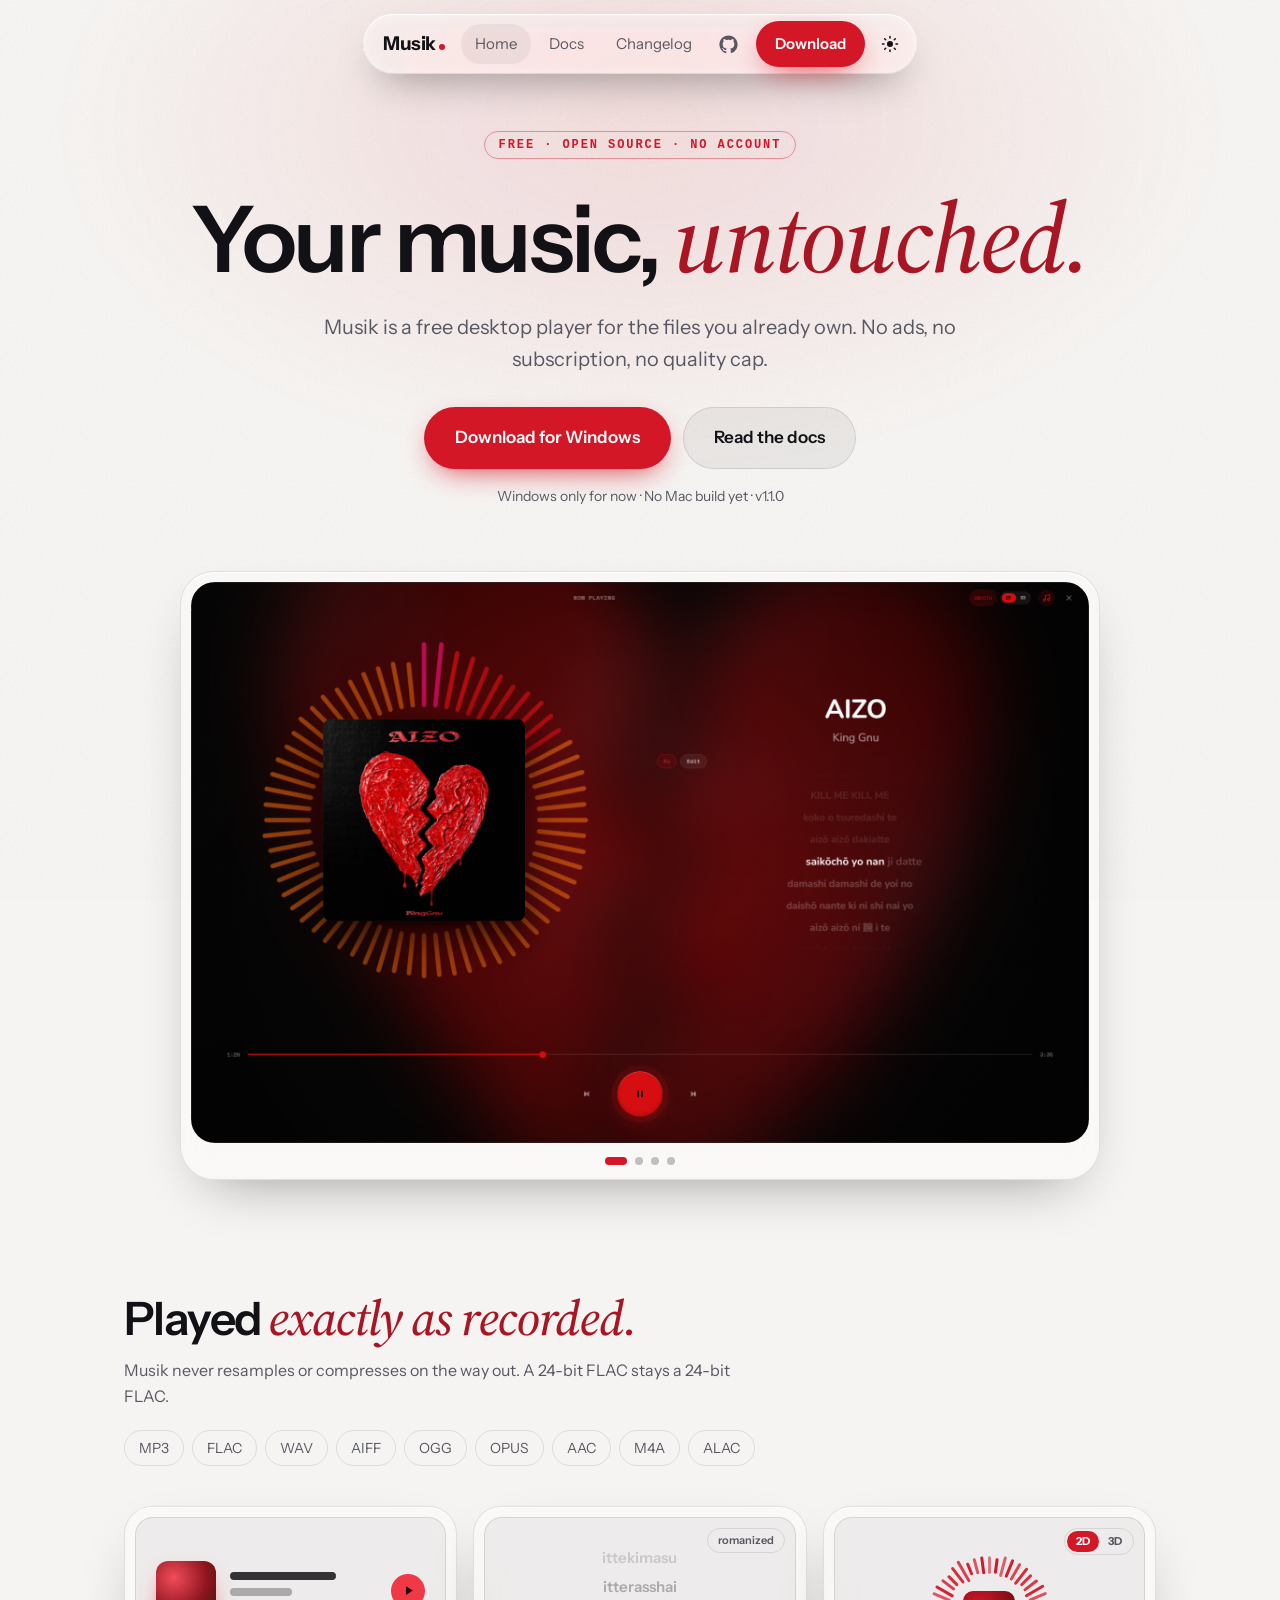
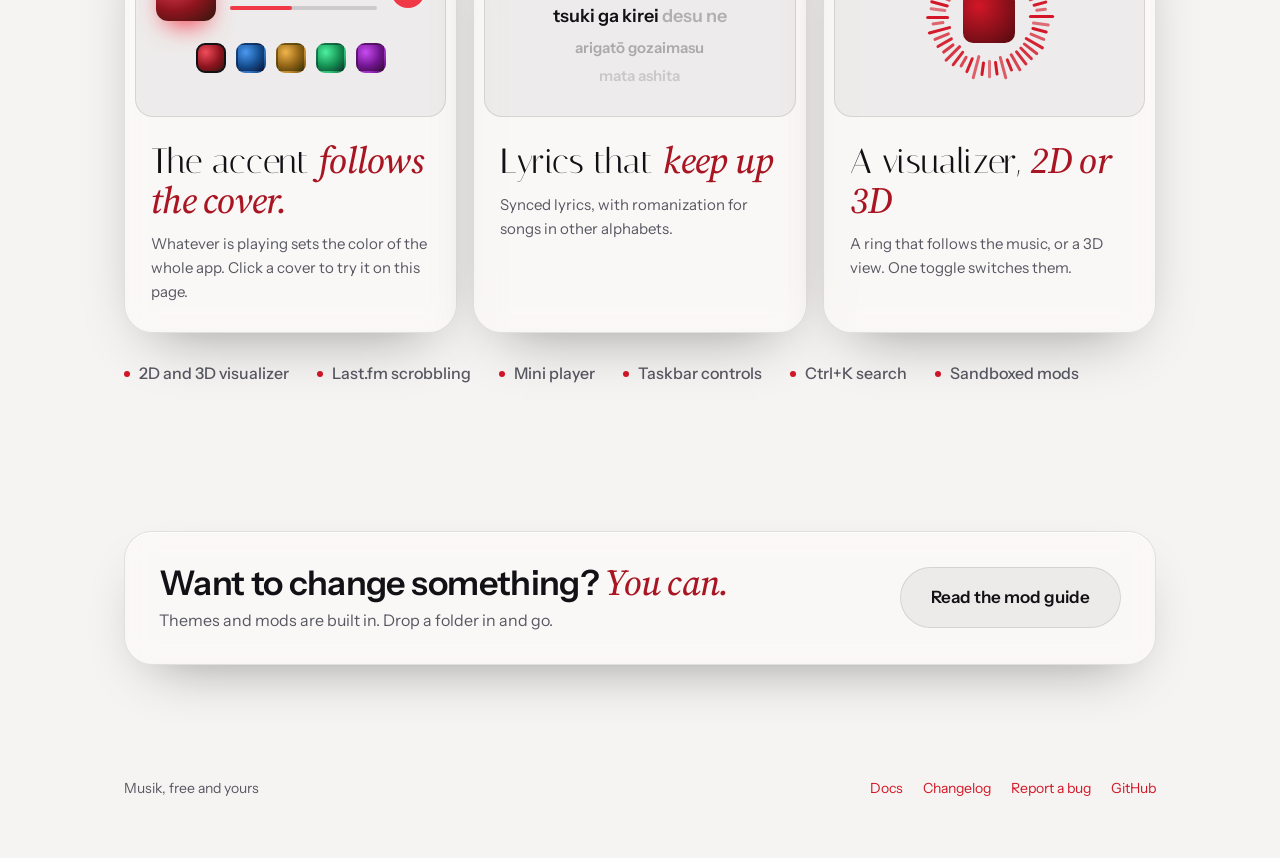
<file: index.html>
<!doctype html>
<html lang="en">
  <head>
    <meta charset="utf-8" />
    <meta name="viewport" content="width=device-width,initial-scale=1" />
    <title>Musik, a free music player for your own files</title>
    <meta
      name="description"
      content="Musik is a free music player for your own files. Plays FLAC, MP3, WAV and more at full quality. No ads, no subscriptions, themes and mods built in. Windows."
    />
    <meta name="theme-color" content="#050506" media="(prefers-color-scheme: dark)" />
    <meta name="theme-color" content="#f6f4f2" media="(prefers-color-scheme: light)" />
    <link rel="icon" href="assets/favicon.ico" sizes="any" />
    <link rel="icon" type="image/png" sizes="192x192" href="assets/icon-192.png" />
    <link rel="apple-touch-icon" href="assets/apple-touch-icon.png" />
    <!-- TODO: swap tanuj-ironman11.github.io for musik.is-a.dev once that PR is merged (OG image URLs must be absolute) -->
    <meta property="og:type" content="website" />
    <meta property="og:site_name" content="Musik" />
    <meta property="og:title" content="Musik, a free music player for your own files" />
    <meta
      property="og:description"
      content="Plays FLAC, MP3, WAV and more at full quality. No ads, no subscriptions, themes and mods built in."
    />
    <meta property="og:image" content="https://tanuj-ironman11.github.io/assets/og.png" />
    <meta property="og:image:alt" content="Musik. Your music, at full quality." />
    <meta name="twitter:card" content="summary_large_image" />
    <link rel="preconnect" href="https://fonts.googleapis.com" />
    <link rel="preconnect" href="https://fonts.gstatic.com" crossorigin />
    <link
      href="https://fonts.googleapis.com/css2?family=Instrument+Sans:wght@400;500;600;700&family=Italiana&family=Source+Serif+4:ital,opsz,wght@1,8..60,500&display=swap"
      rel="stylesheet"
    />
    <script>
      document.documentElement.dataset.theme =
        localStorage.theme ||
        (matchMedia("(prefers-color-scheme:light)").matches ? "light" : "dark");
      document.documentElement.dataset.bg = "cover";
      try {
        var h = sessionStorage.hue;
        if (h)
          document.documentElement.style.setProperty(
            "--acc",
            "hsl(" +
              h +
              " " +
              (document.documentElement.dataset.theme === "dark"
                ? "86% 58%"
                : "80% 46%") +
              ")",
          );
      } catch (e) {}
    </script>
    <link rel="stylesheet" href="style.css" />
  </head>
  <body>
    <div class="bg" aria-hidden="true"><i></i><i></i><i></i></div>
    <nav>
      <a class="logo" href="index.html">Musik</a
      ><a href="index.html" aria-current="page">Home</a
      ><a href="docs.html">Docs</a
      ><a
        class="x"
        href="https://github.com/Tanuj-ironman11/Musik/releases"
        target="_blank"
        rel="noopener"
        >Changelog</a
      ><a
        class="gh"
        href="https://github.com/Tanuj-ironman11/Musik"
        aria-label="GitHub"
        title="GitHub"
        ><svg viewBox="0 0 24 24">
          <path
            d="M12 .5a11.5 11.5 0 0 0-3.64 22.41c.58.1.79-.25.79-.56v-2c-3.2.7-3.88-1.54-3.88-1.54-.52-1.33-1.28-1.69-1.28-1.69-1.04-.71.08-.7.08-.7 1.15.08 1.76 1.18 1.76 1.18 1.03 1.76 2.69 1.25 3.35.96.1-.74.4-1.25.73-1.54-2.55-.29-5.24-1.28-5.24-5.69 0-1.26.45-2.28 1.18-3.09-.12-.29-.51-1.46.11-3.05 0 0 .97-.31 3.17 1.18a11 11 0 0 1 5.78 0c2.2-1.49 3.17-1.18 3.17-1.18.62 1.59.23 2.76.11 3.05.74.81 1.18 1.83 1.18 3.09 0 4.42-2.69 5.39-5.25 5.68.41.36.78 1.06.78 2.14v3.17c0 .31.21.67.8.56A11.5 11.5 0 0 0 12 .5z"
          /></svg
        ><span class="stars" hidden></span></a
      ><a class="btn main sm" href="download.html">Download</a>
    </nav>
    <main class="wrap">
      <header class="hero">
        <div class="eye">FREE · OPEN SOURCE · NO ACCOUNT</div>
        <h1>Your music, <em>untouched.</em></h1>
        <p>
          Musik is a free desktop player for the files you already own. No ads,
          no subscription, no quality cap.
        </p>
        <div class="btns">
          <a class="btn main" href="download.html">Download for Windows</a
          ><a class="btn" href="docs.html">Read the docs</a>
        </div>
        <div class="note">
          Windows only for now · No Mac build yet · <span data-ver>v1.1.0</span>
        </div>
        <div class="glass shot">
          <div class="slides" id="slides">
            <img
              src="assets/musik-app.jpg"
              width="1920"
              height="1200"
              fetchpriority="high"
              alt="Musik playing AIZO by King Gnu, with the visualizer ring and synced lyrics"
              data-hue="357"
              onerror="this.remove()"
            /><img
              src="assets/musik-app-2.jpg"
              width="1920"
              height="1200"
              decoding="async"
              alt="Musik playing Big Dawgs by HanuMankind and Kalmi, accent changed to match the cover"
              onerror="this.remove()"
            /><img
              src="assets/musik-app-3.jpg"
              width="1922"
              height="1201"
              decoding="async"
              alt="Musik playing Shape of You by Ed Sheeran, accent changed to match the cover"
              onerror="this.remove()"
            /><img
              src="assets/musik-app-4.jpg"
              width="1922"
              height="1201"
              decoding="async"
              alt="Musik playing Immigrant Song by Led Zeppelin, accent changed to match the cover"
              onerror="this.remove()"
            />
          </div>
          <div class="dots"></div>
        </div>
      </header>
      <section>
        <h2>Played <em>exactly as recorded.</em></h2>
        <p>
          Musik never resamples or compresses on the way out. A 24-bit FLAC
          stays a 24-bit FLAC.
        </p>
        <div class="fmt">
          <span>MP3</span><span>FLAC</span><span>WAV</span><span>AIFF</span
          ><span>OGG</span><span>OPUS</span><span>AAC</span><span>M4A</span
          ><span>ALAC</span>
        </div>
        <div class="cards">
          <div class="glass fc">
            <div class="viz v-hue" aria-label="Cover color picker demo">
              <div class="mw" aria-hidden="true">
                <span class="ma"></span>
                <div class="mi">
                  <i></i><i></i>
                  <div class="mp"><b></b></div>
                </div>
                <span class="mb"
                  ><svg viewBox="0 0 24 24">
                    <path d="M8 5v14l11-7z" fill="currentColor" /></svg
                ></span>
              </div>
              <div class="chips">
                <button
                  type="button"
                  data-h="355"
                  style="--h: 355"
                  aria-label="Try accent red"
                  class="on"
                ></button
                ><button
                  type="button"
                  data-h="212"
                  style="--h: 212"
                  aria-label="Try accent blue"
                ></button
                ><button
                  type="button"
                  data-h="38"
                  style="--h: 38"
                  aria-label="Try accent amber"
                ></button
                ><button
                  type="button"
                  data-h="150"
                  style="--h: 150"
                  aria-label="Try accent green"
                ></button
                ><button
                  type="button"
                  data-h="285"
                  style="--h: 285"
                  aria-label="Try accent purple"
                ></button>
              </div>
            </div>
            <div class="tx">
              <h3>The accent <em>follows the cover.</em></h3>
              <p>
                Whatever is playing sets the color of the whole app. Click a
                cover to try it on this page.
              </p>
            </div>
          </div>
          <div class="glass fc">
            <div class="viz v-lyr" aria-hidden="true">
              <span class="tg">romanized</span>
              <p style="--o: 0.16">ittekimasu</p>
              <p style="--o: 0.3">itterasshai</p>
              <p class="on">tsuki ga kirei desu ne</p>
              <p style="--o: 0.3">arigatō gozaimasu</p>
              <p style="--o: 0.16">mata ashita</p>
            </div>
            <div class="tx">
              <h3>Lyrics that <em>keep up</em></h3>
              <p>
                Synced lyrics, with romanization for songs in other alphabets.
              </p>
            </div>
          </div>
          <div class="glass fc">
            <div class="viz v-vis" aria-hidden="true">
              <span class="tg2"><b class="on">2D</b><b>3D</b></span>
              <div class="ring">
                <i
                  style="
                    --a: 0;
                    --l: 16.4;
                    --o: 0.55;
                    --s: 1.1;
                    --t: 1.38;
                    --d: 0.95s;
                  "
                ></i
                ><i
                  style="
                    --a: 7.5;
                    --l: 16.7;
                    --o: 1;
                    --s: 0.92;
                    --t: 0.5;
                    --d: 0.83s;
                  "
                ></i
                ><i
                  style="
                    --a: 15;
                    --l: 20;
                    --o: 0.66;
                    --s: 1.06;
                    --t: 1.42;
                    --d: 0.53s;
                  "
                ></i
                ><i
                  style="
                    --a: 22.5;
                    --l: 19;
                    --o: 0.97;
                    --s: 1.03;
                    --t: 1.39;
                    --d: 0.7s;
                  "
                ></i
                ><i
                  style="
                    --a: 30;
                    --l: 19.7;
                    --o: 0.77;
                    --s: 0.97;
                    --t: 0.48;
                    --d: 0.92s;
                  "
                ></i
                ><i
                  style="
                    --a: 37.5;
                    --l: 18.8;
                    --o: 0.91;
                    --s: 1.09;
                    --t: 1.41;
                    --d: 0.92s;
                  "
                ></i
                ><i
                  style="
                    --a: 45;
                    --l: 17.7;
                    --o: 0.86;
                    --s: 0.86;
                    --t: 1.4;
                    --d: 0.7s;
                  "
                ></i
                ><i
                  style="
                    --a: 52.5;
                    --l: 16;
                    --o: 0.83;
                    --s: 1.09;
                    --t: 0.46;
                    --d: 0.54s;
                  "
                ></i
                ><i
                  style="
                    --a: 60;
                    --l: 22.1;
                    --o: 0.94;
                    --s: 0.99;
                    --t: 1.4;
                    --d: 0.84s;
                  "
                ></i
                ><i
                  style="
                    --a: 67.5;
                    --l: 19.4;
                    --o: 0.73;
                    --s: 1.01;
                    --t: 1.4;
                    --d: 0.95s;
                  "
                ></i
                ><i
                  style="
                    --a: 75;
                    --l: 14.3;
                    --o: 0.98;
                    --s: 1.08;
                    --t: 0.46;
                    --d: 0.83s;
                  "
                ></i
                ><i
                  style="
                    --a: 82.5;
                    --l: 13.1;
                    --o: 0.62;
                    --s: 0.89;
                    --t: 1.39;
                    --d: 0.53s;
                  "
                ></i
                ><i
                  style="
                    --a: 90;
                    --l: 23.1;
                    --o: 1;
                    --s: 1.1;
                    --t: 1.41;
                    --d: 0.71s;
                  "
                ></i
                ><i
                  style="
                    --a: 97.5;
                    --l: 18.6;
                    --o: 0.6;
                    --s: 0.94;
                    --t: 0.48;
                    --d: 0.92s;
                  "
                ></i
                ><i
                  style="
                    --a: 105;
                    --l: 15.7;
                    --o: 0.99;
                    --s: 1.05;
                    --t: 1.38;
                    --d: 0.92s;
                  "
                ></i
                ><i
                  style="
                    --a: 112.5;
                    --l: 15.7;
                    --o: 0.71;
                    --s: 1.05;
                    --t: 1.42;
                    --d: 0.69s;
                  "
                ></i
                ><i
                  style="
                    --a: 120;
                    --l: 22.5;
                    --o: 0.95;
                    --s: 0.94;
                    --t: 0.5;
                    --d: 0.55s;
                  "
                ></i
                ><i
                  style="
                    --a: 127.5;
                    --l: 16.6;
                    --o: 0.81;
                    --s: 1.1;
                    --t: 1.38;
                    --d: 0.84s;
                  "
                ></i
                ><i
                  style="
                    --a: 135;
                    --l: 19.5;
                    --o: 0.88;
                    --s: 0.89;
                    --t: 1.43;
                    --d: 0.95s;
                  "
                ></i
                ><i
                  style="
                    --a: 142.5;
                    --l: 17.2;
                    --o: 0.9;
                    --s: 1.08;
                    --t: 0.52;
                    --d: 0.82s;
                  "
                ></i
                ><i
                  style="
                    --a: 150;
                    --l: 20.2;
                    --o: 0.79;
                    --s: 1.01;
                    --t: 1.36;
                    --d: 0.52s;
                  "
                ></i
                ><i
                  style="
                    --a: 157.5;
                    --l: 13.9;
                    --o: 0.96;
                    --s: 0.99;
                    --t: 1.44;
                    --d: 0.72s;
                  "
                ></i
                ><i
                  style="
                    --a: 165;
                    --l: 22.4;
                    --o: 0.68;
                    --s: 1.09;
                    --t: 0.53;
                    --d: 0.93s;
                  "
                ></i
                ><i
                  style="
                    --a: 172.5;
                    --l: 17.3;
                    --o: 0.99;
                    --s: 0.86;
                    --t: 1.35;
                    --d: 0.91s;
                  "
                ></i
                ><i
                  style="
                    --a: 180;
                    --l: 16.6;
                    --o: 0.57;
                    --s: 1.09;
                    --t: 1.45;
                    --d: 0.68s;
                  "
                ></i
                ><i
                  style="
                    --a: 187.5;
                    --l: 14.7;
                    --o: 1;
                    --s: 0.97;
                    --t: 0.55;
                    --d: 0.56s;
                  "
                ></i
                ><i
                  style="
                    --a: 195;
                    --l: 23.9;
                    --o: 0.65;
                    --s: 1.03;
                    --t: 1.34;
                    --d: 0.85s;
                  "
                ></i
                ><i
                  style="
                    --a: 202.5;
                    --l: 16.1;
                    --o: 0.97;
                    --s: 1.06;
                    --t: 1.45;
                    --d: 0.95s;
                  "
                ></i
                ><i
                  style="
                    --a: 210;
                    --l: 13.5;
                    --o: 0.76;
                    --s: 0.92;
                    --t: 0.57;
                    --d: 0.82s;
                  "
                ></i
                ><i
                  style="
                    --a: 217.5;
                    --l: 16.7;
                    --o: 0.92;
                    --s: 1.1;
                    --t: 1.33;
                    --d: 0.51s;
                  "
                ></i
                ><i
                  style="
                    --a: 225;
                    --l: 23.6;
                    --o: 0.85;
                    --s: 0.92;
                    --t: 1.46;
                    --d: 0.72s;
                  "
                ></i
                ><i
                  style="
                    --a: 232.5;
                    --l: 13.8;
                    --o: 0.84;
                    --s: 1.06;
                    --t: 0.59;
                    --d: 0.93s;
                  "
                ></i
                ><i
                  style="
                    --a: 240;
                    --l: 17.6;
                    --o: 0.93;
                    --s: 1.03;
                    --t: 1.32;
                    --d: 0.91s;
                  "
                ></i
                ><i
                  style="
                    --a: 247.5;
                    --l: 17.5;
                    --o: 0.75;
                    --s: 0.97;
                    --t: 1.47;
                    --d: 0.67s;
                  "
                ></i
                ><i
                  style="
                    --a: 255;
                    --l: 21.7;
                    --o: 0.98;
                    --s: 1.09;
                    --t: 0.61;
                    --d: 0.57s;
                  "
                ></i
                ><i
                  style="
                    --a: 262.5;
                    --l: 14.9;
                    --o: 0.64;
                    --s: 0.86;
                    --t: 1.31;
                    --d: 0.85s;
                  "
                ></i
                ><i
                  style="
                    --a: 270;
                    --l: 20.8;
                    --o: 1;
                    --s: 1.09;
                    --t: 1.48;
                    --d: 0.95s;
                  "
                ></i
                ><i
                  style="
                    --a: 277.5;
                    --l: 16.9;
                    --o: 0.58;
                    --s: 0.99;
                    --t: 0.63;
                    --d: 0.81s;
                  "
                ></i
                ><i
                  style="
                    --a: 285;
                    --l: 18.5;
                    --o: 0.99;
                    --s: 1.01;
                    --t: 1.3;
                    --d: 0.5s;
                  "
                ></i
                ><i
                  style="
                    --a: 292.5;
                    --l: 17.5;
                    --o: 0.69;
                    --s: 1.08;
                    --t: 1.48;
                    --d: 0.73s;
                  "
                ></i
                ><i
                  style="
                    --a: 300;
                    --l: 22.7;
                    --o: 0.95;
                    --s: 0.89;
                    --t: 0.64;
                    --d: 0.93s;
                  "
                ></i
                ><i
                  style="
                    --a: 307.5;
                    --l: 15;
                    --o: 0.8;
                    --s: 1.1;
                    --t: 1.29;
                    --d: 0.91s;
                  "
                ></i
                ><i
                  style="
                    --a: 315;
                    --l: 14.6;
                    --o: 0.89;
                    --s: 0.94;
                    --t: 1.49;
                    --d: 0.67s;
                  "
                ></i
                ><i
                  style="
                    --a: 322.5;
                    --l: 19.2;
                    --o: 0.89;
                    --s: 1.05;
                    --t: 0.66;
                    --d: 0.58s;
                  "
                ></i
                ><i
                  style="
                    --a: 330;
                    --l: 22.9;
                    --o: 0.8;
                    --s: 1.05;
                    --t: 1.27;
                    --d: 0.86s;
                  "
                ></i
                ><i
                  style="
                    --a: 337.5;
                    --l: 13.8;
                    --o: 0.95;
                    --s: 0.94;
                    --t: 1.49;
                    --d: 0.95s;
                  "
                ></i
                ><i
                  style="
                    --a: 345;
                    --l: 15.2;
                    --o: 0.7;
                    --s: 1.1;
                    --t: 0.68;
                    --d: 0.8s;
                  "
                ></i
                ><i
                  style="
                    --a: 352.5;
                    --l: 19.6;
                    --o: 0.99;
                    --s: 0.89;
                    --t: 1.26;
                    --d: 0.49s;
                  "
                ></i
                ><span class="cv"></span>
              </div>
            </div>
            <div class="tx">
              <h3>A visualizer, <em>2D or 3D</em></h3>
              <p>
                A ring that follows the music, or a 3D view. One toggle switches
                them.
              </p>
            </div>
          </div>
        </div>
        <div class="bits">
          <span>2D and 3D visualizer</span><span>Last.fm scrobbling</span
          ><span>Mini player</span><span>Taskbar controls</span
          ><span>Ctrl+K search</span><span>Sandboxed mods</span>
        </div>
      </section>
      <section>
        <div class="glass strip">
          <div>
            <h3>Want to change something? <em>You can.</em></h3>
            <p>Themes and mods are built in. Drop a folder in and go.</p>
          </div>
          <a class="btn" href="docs.html">Read the mod guide</a>
        </div>
      </section>
    </main>
    <div class="wrap">
      <footer>
        <span>Musik, free and yours</span>
        <div class="fl">
          <a href="docs.html">Docs</a
          ><a href="https://github.com/Tanuj-ironman11/Musik/releases"
            >Changelog</a
          ><a href="https://github.com/Tanuj-ironman11/Musik/issues"
            >Report a bug</a
          ><a href="https://github.com/Tanuj-ironman11/Musik">GitHub</a>
        </div>
      </footer>
    </div>
    <script src="app.js"></script>
  </body>
</html>
</file>
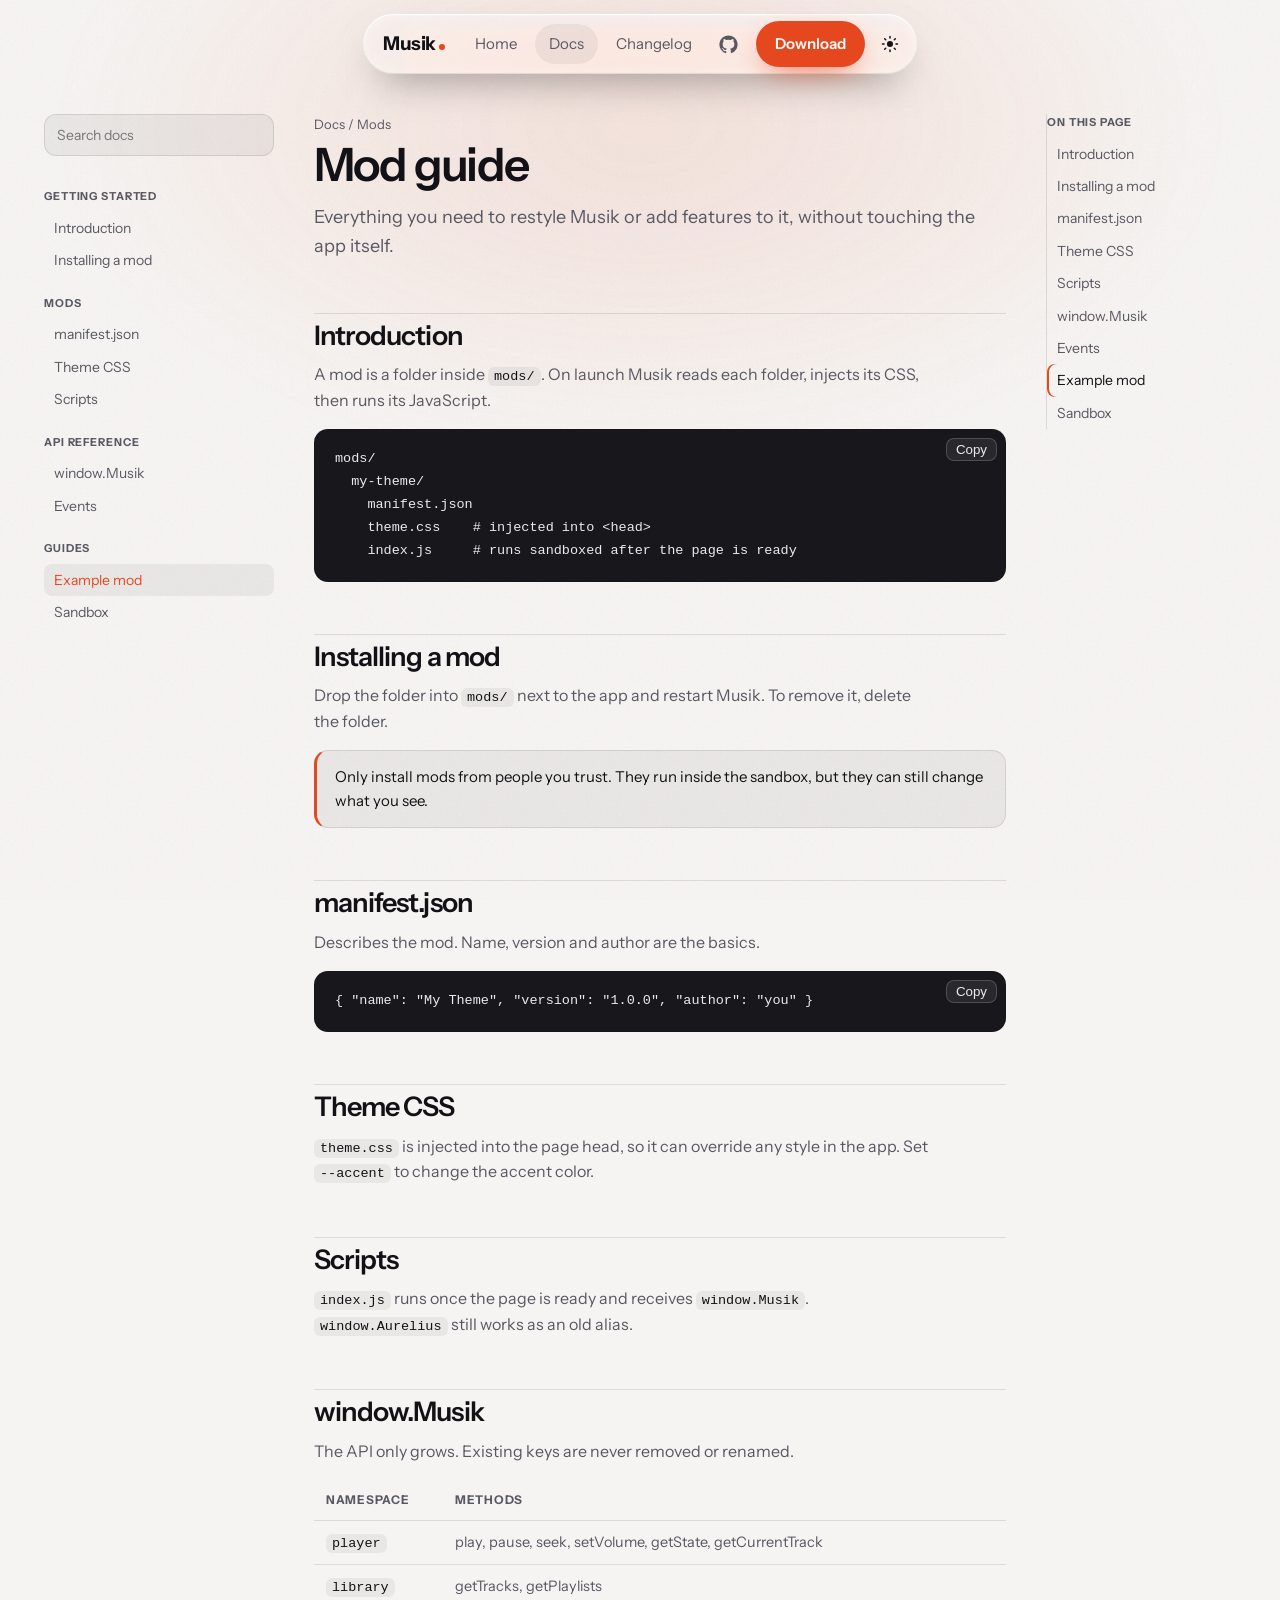
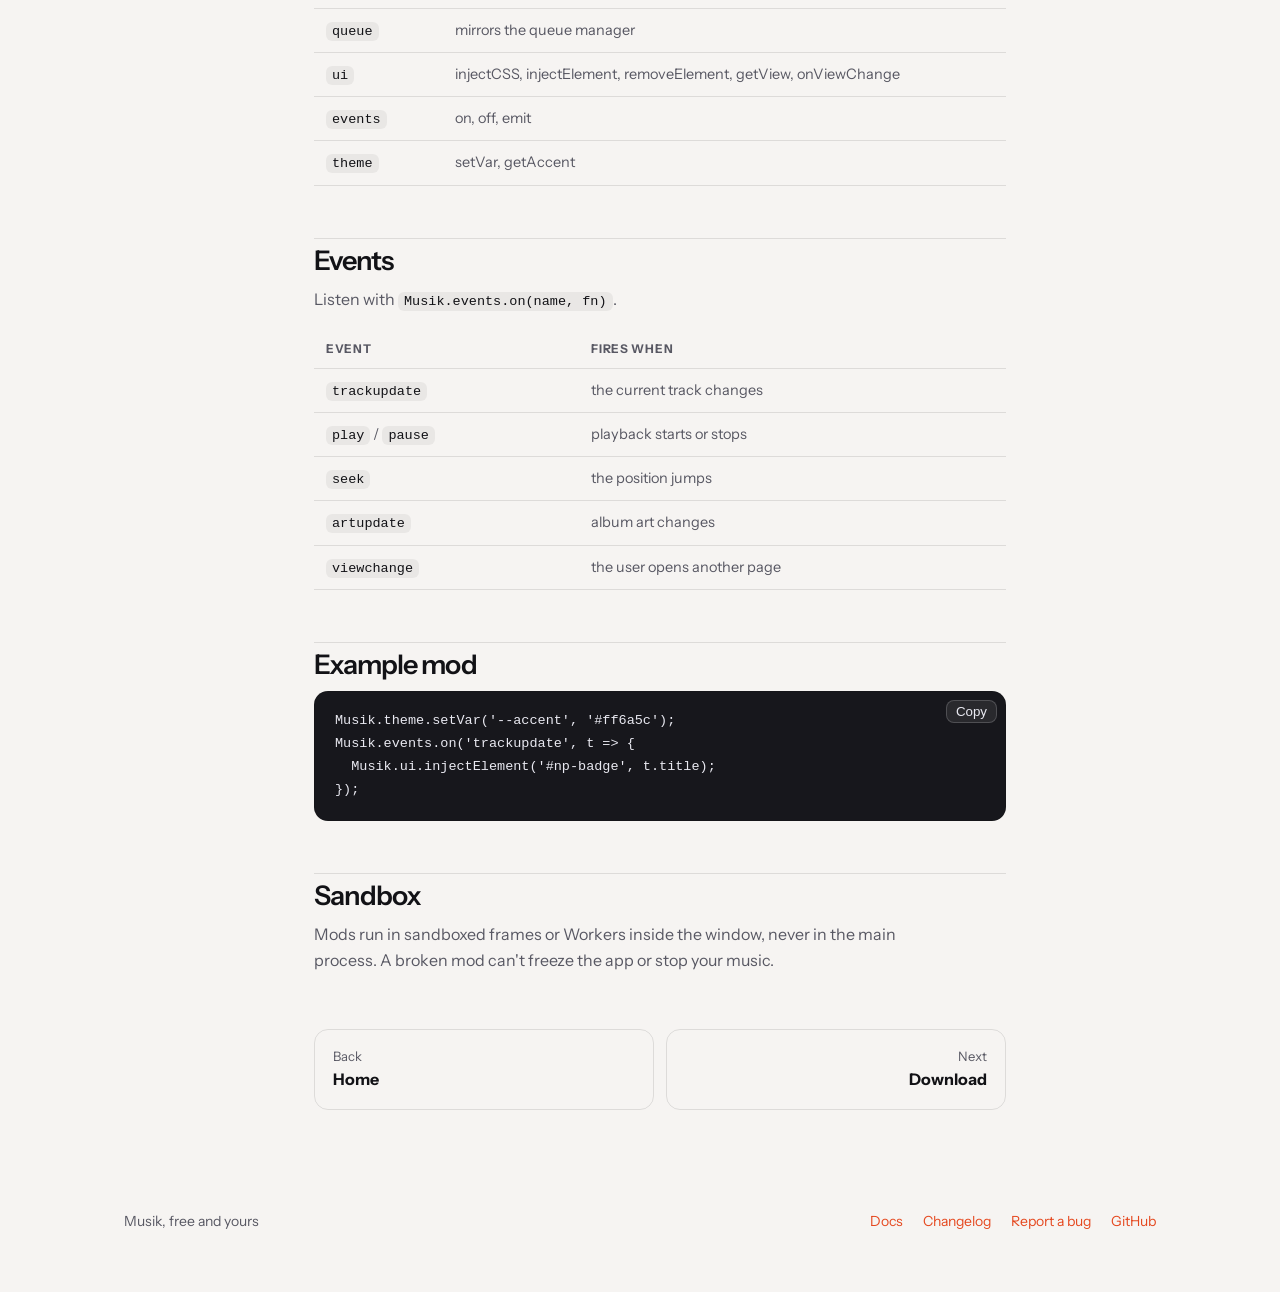
<file: docs.html>
<!doctype html>
<html lang="en">
  <head>
    <meta charset="utf-8" />
    <meta name="viewport" content="width=device-width,initial-scale=1" />
    <title>Musik docs</title>
    <meta name="description" content="The Musik mod guide: installing mods, manifest.json, theme CSS, scripts, the window.Musik API, events and the sandbox." />
    <meta name="theme-color" content="#050506" media="(prefers-color-scheme: dark)" />
    <meta name="theme-color" content="#f6f4f2" media="(prefers-color-scheme: light)" />
    <link rel="icon" href="assets/favicon.ico" sizes="any" />
    <link rel="icon" type="image/png" sizes="192x192" href="assets/icon-192.png" />
    <link rel="apple-touch-icon" href="assets/apple-touch-icon.png" />
    <meta property="og:type" content="website" />
    <meta property="og:site_name" content="Musik" />
    <meta property="og:title" content="Musik docs" />
    <meta property="og:description" content="The Musik mod guide: installing mods, manifest.json, theme CSS, scripts, the window.Musik API, events and the sandbox." />
    <meta property="og:image" content="https://tanuj-ironman11.github.io/assets/og.png" />
    <meta name="twitter:card" content="summary_large_image" />
    <link rel="preconnect" href="https://fonts.googleapis.com" />
    <link rel="preconnect" href="https://fonts.gstatic.com" crossorigin />
    <link
      href="https://fonts.googleapis.com/css2?family=Instrument+Sans:wght@400;500;600;700&family=Italiana&family=Source+Serif+4:ital,opsz,wght@1,8..60,500&display=swap"
      rel="stylesheet"
    />
    <script>
      document.documentElement.dataset.theme =
        localStorage.theme ||
        (matchMedia("(prefers-color-scheme:light)").matches ? "light" : "dark");
      document.documentElement.dataset.bg = "cover";
      try {
        var h = sessionStorage.hue;
        if (h)
          document.documentElement.style.setProperty(
            "--acc",
            "hsl(" +
              h +
              " " +
              (document.documentElement.dataset.theme === "dark"
                ? "86% 58%"
                : "80% 46%") +
              ")",
          );
      } catch (e) {}
    </script>
    <link rel="stylesheet" href="style.css" />
  </head>
  <body>
    <div class="bg" aria-hidden="true"><i></i><i></i><i></i></div>
    <nav>
      <a class="logo" href="index.html">Musik</a><a href="index.html">Home</a
      ><a href="docs.html" aria-current="page">Docs</a
      ><a
        class="x"
        href="https://github.com/Tanuj-ironman11/Musik/releases"
        target="_blank"
        rel="noopener"
        >Changelog</a
      ><a
        class="gh"
        href="https://github.com/Tanuj-ironman11/Musik"
        aria-label="GitHub"
        title="GitHub"
        ><svg viewBox="0 0 24 24">
          <path
            d="M12 .5a11.5 11.5 0 0 0-3.64 22.41c.58.1.79-.25.79-.56v-2c-3.2.7-3.88-1.54-3.88-1.54-.52-1.33-1.28-1.69-1.28-1.69-1.04-.71.08-.7.08-.7 1.15.08 1.76 1.18 1.76 1.18 1.03 1.76 2.69 1.25 3.35.96.1-.74.4-1.25.73-1.54-2.55-.29-5.24-1.28-5.24-5.69 0-1.26.45-2.28 1.18-3.09-.12-.29-.51-1.46.11-3.05 0 0 .97-.31 3.17 1.18a11 11 0 0 1 5.78 0c2.2-1.49 3.17-1.18 3.17-1.18.62 1.59.23 2.76.11 3.05.74.81 1.18 1.83 1.18 3.09 0 4.42-2.69 5.39-5.25 5.68.41.36.78 1.06.78 2.14v3.17c0 .31.21.67.8.56A11.5 11.5 0 0 0 12 .5z"
          /></svg
        ><span class="stars" hidden></span></a
      ><a class="btn main sm" href="download.html">Download</a>
    </nav>
    <main class="wrap docs">
      <aside class="side">
        <input
          type="search"
          placeholder="Search docs"
          aria-label="Search docs"
        />
        <h4>Getting started</h4>
        <a href="#intro">Introduction</a><a href="#install">Installing a mod</a>
        <h4>Mods</h4>
        <a href="#manifest">manifest.json</a><a href="#theme-css">Theme CSS</a
        ><a href="#scripts">Scripts</a>
        <h4>API reference</h4>
        <a href="#api">window.Musik</a><a href="#events">Events</a>
        <h4>Guides</h4>
        <a href="#example">Example mod</a><a href="#sandbox">Sandbox</a>
      </aside>
      <article class="doc">
        <div class="crumb">Docs / Mods</div>
        <h1>Mod guide</h1>
        <p class="lead">
          Everything you need to restyle Musik or add features to it, without
          touching the app itself.
        </p>
        <h2 id="intro">Introduction</h2>
        <p>
          A mod is a folder inside <code>mods/</code>. On launch Musik reads
          each folder, injects its CSS, then runs its JavaScript.
        </p>
        <pre><code>mods/
  my-theme/
    manifest.json
    theme.css    # injected into &lt;head&gt;
    index.js     # runs sandboxed after the page is ready</code></pre>
        <h2 id="install">Installing a mod</h2>
        <p>
          Drop the folder into <code>mods/</code> next to the app and restart
          Musik. To remove it, delete the folder.
        </p>
        <div class="call">
          <p>
            Only install mods from people you trust. They run inside the
            sandbox, but they can still change what you see.
          </p>
        </div>
        <h2 id="manifest">manifest.json</h2>
        <p>Describes the mod. Name, version and author are the basics.</p>
        <pre><code>{ "name": "My Theme", "version": "1.0.0", "author": "you" }</code></pre>
        <h2 id="theme-css">Theme CSS</h2>
        <p>
          <code>theme.css</code> is injected into the page head, so it can
          override any style in the app. Set <code>--accent</code> to change the
          accent color.
        </p>
        <h2 id="scripts">Scripts</h2>
        <p>
          <code>index.js</code> runs once the page is ready and receives
          <code>window.Musik</code>. <code>window.Aurelius</code> still works as
          an old alias.
        </p>
        <h2 id="api">window.Musik</h2>
        <p>The API only grows. Existing keys are never removed or renamed.</p>
        <table>
          <tr>
            <th>Namespace</th>
            <th>Methods</th>
          </tr>
          <tr>
            <td><code>player</code></td>
            <td>play, pause, seek, setVolume, getState, getCurrentTrack</td>
          </tr>
          <tr>
            <td><code>library</code></td>
            <td>getTracks, getPlaylists</td>
          </tr>
          <tr>
            <td><code>queue</code></td>
            <td>mirrors the queue manager</td>
          </tr>
          <tr>
            <td><code>ui</code></td>
            <td>
              injectCSS, injectElement, removeElement, getView, onViewChange
            </td>
          </tr>
          <tr>
            <td><code>events</code></td>
            <td>on, off, emit</td>
          </tr>
          <tr>
            <td><code>theme</code></td>
            <td>setVar, getAccent</td>
          </tr>
        </table>
        <h2 id="events">Events</h2>
        <p>Listen with <code>Musik.events.on(name, fn)</code>.</p>
        <table>
          <tr>
            <th>Event</th>
            <th>Fires when</th>
          </tr>
          <tr>
            <td><code>trackupdate</code></td>
            <td>the current track changes</td>
          </tr>
          <tr>
            <td><code>play</code> / <code>pause</code></td>
            <td>playback starts or stops</td>
          </tr>
          <tr>
            <td><code>seek</code></td>
            <td>the position jumps</td>
          </tr>
          <tr>
            <td><code>artupdate</code></td>
            <td>album art changes</td>
          </tr>
          <tr>
            <td><code>viewchange</code></td>
            <td>the user opens another page</td>
          </tr>
        </table>
        <h2 id="example">Example mod</h2>
        <pre><code>Musik.theme.setVar('--accent', '#ff6a5c');
Musik.events.on('trackupdate', t =&gt; {
  Musik.ui.injectElement('#np-badge', t.title);
});</code></pre>
        <h2 id="sandbox">Sandbox</h2>
        <p>
          Mods run in sandboxed frames or Workers inside the window, never in
          the main process. A broken mod can't freeze the app or stop your
          music.
        </p>
        <div class="pn">
          <a href="index.html"><span>Back</span><b>Home</b></a
          ><a href="download.html"><span>Next</span><b>Download</b></a>
        </div>
      </article>
      <aside class="toc"><h4>On this page</h4></aside>
    </main>
    <div class="wrap">
      <footer>
        <span>Musik, free and yours</span>
        <div class="fl">
          <a href="docs.html">Docs</a
          ><a href="https://github.com/Tanuj-ironman11/Musik/releases"
            >Changelog</a
          ><a href="https://github.com/Tanuj-ironman11/Musik/issues"
            >Report a bug</a
          ><a href="https://github.com/Tanuj-ironman11/Musik">GitHub</a>
        </div>
      </footer>
    </div>
    <script src="app.js"></script>
  </body>
</html>
</file>
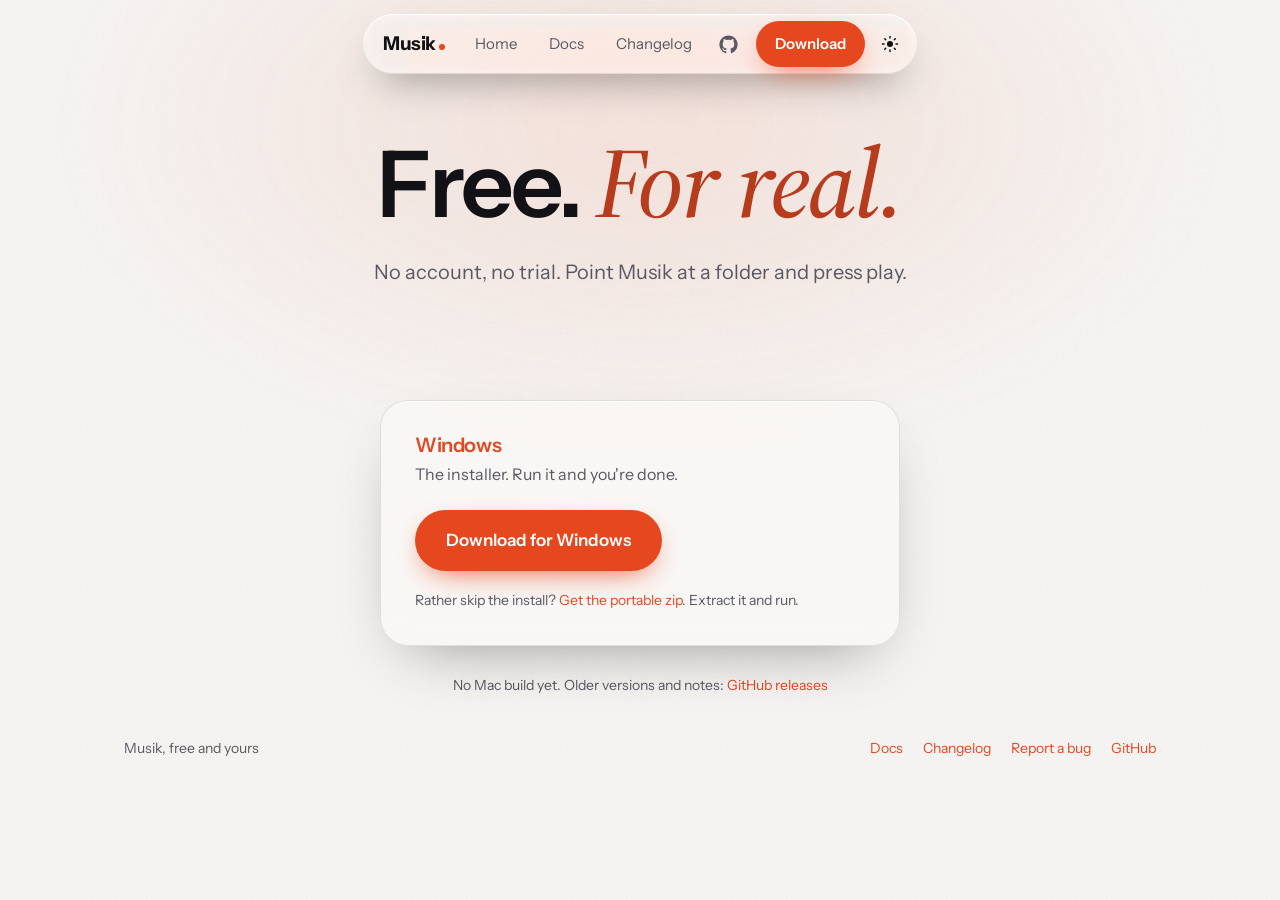
<file: download.html>
<!doctype html>
<html lang="en">
  <head>
    <meta charset="utf-8" />
    <meta name="viewport" content="width=device-width,initial-scale=1" />
    <title>Download Musik</title>
    <meta name="description" content="Download Musik for Windows. Free, no account, no trial. Point it at a folder of your music and press play." />
    <meta name="theme-color" content="#050506" media="(prefers-color-scheme: dark)" />
    <meta name="theme-color" content="#f6f4f2" media="(prefers-color-scheme: light)" />
    <link rel="icon" href="assets/favicon.ico" sizes="any" />
    <link rel="icon" type="image/png" sizes="192x192" href="assets/icon-192.png" />
    <link rel="apple-touch-icon" href="assets/apple-touch-icon.png" />
    <meta property="og:type" content="website" />
    <meta property="og:site_name" content="Musik" />
    <meta property="og:title" content="Download Musik" />
    <meta property="og:description" content="Download Musik for Windows. Free, no account, no trial. Point it at a folder of your music and press play." />
    <meta property="og:image" content="https://tanuj-ironman11.github.io/assets/og.png" />
    <meta name="twitter:card" content="summary_large_image" />
    <link rel="preconnect" href="https://fonts.googleapis.com" />
    <link rel="preconnect" href="https://fonts.gstatic.com" crossorigin />
    <link
      href="https://fonts.googleapis.com/css2?family=Instrument+Sans:wght@400;500;600;700&family=Italiana&family=Source+Serif+4:ital,opsz,wght@1,8..60,500&display=swap"
      rel="stylesheet"
    />
    <script>
      document.documentElement.dataset.theme =
        localStorage.theme ||
        (matchMedia("(prefers-color-scheme:light)").matches ? "light" : "dark");
      document.documentElement.dataset.bg = "cover";
      try {
        var h = sessionStorage.hue;
        if (h)
          document.documentElement.style.setProperty(
            "--acc",
            "hsl(" +
              h +
              " " +
              (document.documentElement.dataset.theme === "dark"
                ? "86% 58%"
                : "80% 46%") +
              ")",
          );
      } catch (e) {}
    </script>
    <link rel="stylesheet" href="style.css" />
  </head>
  <body>
    <div class="bg" aria-hidden="true"><i></i><i></i><i></i></div>
    <nav>
      <a class="logo" href="index.html">Musik</a><a href="index.html">Home</a
      ><a href="docs.html">Docs</a
      ><a
        class="x"
        href="https://github.com/Tanuj-ironman11/Musik/releases"
        target="_blank"
        rel="noopener"
        >Changelog</a
      ><a
        class="gh"
        href="https://github.com/Tanuj-ironman11/Musik"
        aria-label="GitHub"
        title="GitHub"
        ><svg viewBox="0 0 24 24">
          <path
            d="M12 .5a11.5 11.5 0 0 0-3.64 22.41c.58.1.79-.25.79-.56v-2c-3.2.7-3.88-1.54-3.88-1.54-.52-1.33-1.28-1.69-1.28-1.69-1.04-.71.08-.7.08-.7 1.15.08 1.76 1.18 1.76 1.18 1.03 1.76 2.69 1.25 3.35.96.1-.74.4-1.25.73-1.54-2.55-.29-5.24-1.28-5.24-5.69 0-1.26.45-2.28 1.18-3.09-.12-.29-.51-1.46.11-3.05 0 0 .97-.31 3.17 1.18a11 11 0 0 1 5.78 0c2.2-1.49 3.17-1.18 3.17-1.18.62 1.59.23 2.76.11 3.05.74.81 1.18 1.83 1.18 3.09 0 4.42-2.69 5.39-5.25 5.68.41.36.78 1.06.78 2.14v3.17c0 .31.21.67.8.56A11.5 11.5 0 0 0 12 .5z"
          /></svg
        ><span class="stars" hidden></span></a
      ><a class="btn main sm" href="download.html">Download</a>
    </nav>
    <main class="wrap">
      <header class="hero">
        <h1>Free. <em>For real.</em></h1>
        <p>No account, no trial. Point Musik at a folder and press play.</p>
      </header>
      <div class="dl one">
        <div class="glass card">
          <h3>Windows</h3>
          <p>The installer. Run it and you're done.</p>
          <a
            class="btn main"
            href="https://github.com/Tanuj-ironman11/Musik/releases/latest/download/Musik-Setup.exe"
            >Download for Windows</a
          >
          <p class="note">
            Rather skip the install?
            <a
              href="https://github.com/Tanuj-ironman11/Musik/releases/latest/download/Musik-Portable.zip"
              >Get the portable zip</a
            >. Extract it and run.
          </p>
        </div>
      </div>
      <p class="note" style="text-align: center; margin: 28px auto 0">
        No Mac build yet. Older versions and notes:
        <a href="https://github.com/Tanuj-ironman11/Musik/releases"
          >GitHub releases</a
        >
      </p>
    </main>
    <div class="wrap">
      <footer>
        <span>Musik, free and yours</span>
        <div class="fl">
          <a href="docs.html">Docs</a
          ><a href="https://github.com/Tanuj-ironman11/Musik/releases"
            >Changelog</a
          ><a href="https://github.com/Tanuj-ironman11/Musik/issues"
            >Report a bug</a
          ><a href="https://github.com/Tanuj-ironman11/Musik">GitHub</a>
        </div>
      </footer>
    </div>
    <script src="app.js"></script>
  </body>
</html>
</file>
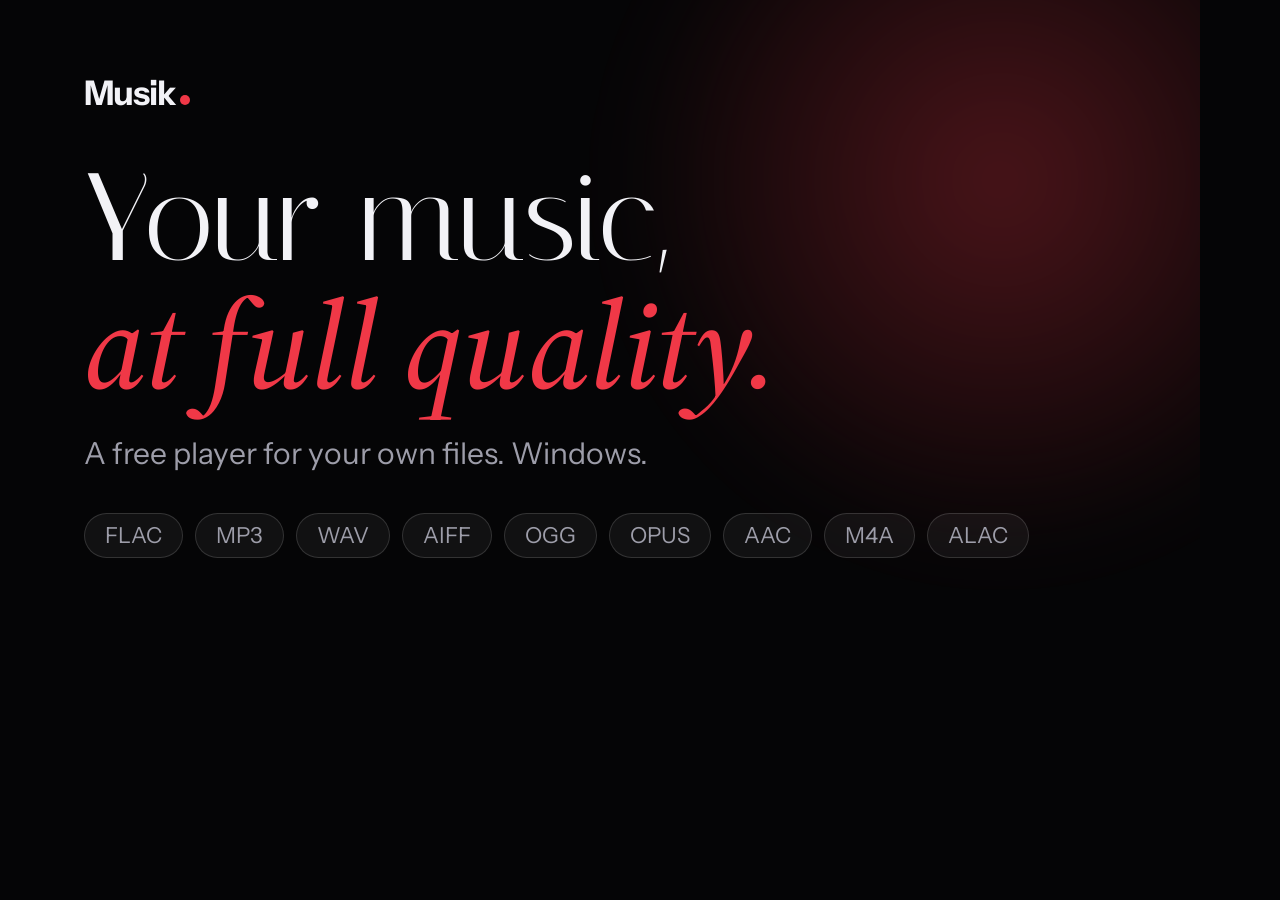
<file: og-card.html>
<!doctype html>
<html lang="en">
  <head>
    <meta charset="utf-8" />
    <title>Musik OG card (1200x630)</title>
    <link rel="preconnect" href="https://fonts.googleapis.com" />
    <link rel="preconnect" href="https://fonts.gstatic.com" crossorigin />
    <link
      href="https://fonts.googleapis.com/css2?family=Instrument+Sans:wght@400;500;600&family=Italiana&family=Source+Serif+4:ital,opsz,wght@1,8..60,500&display=swap"
      rel="stylesheet"
    />
    <style>
      :root {
        --acc: hsl(355 86% 58%);
        --ink: #f2f2f6;
        --mute: #9d9da9;
      }
      * {
        box-sizing: border-box;
      }
      html,
      body {
        margin: 0;
        background: #050506;
      }
      .og {
        position: relative;
        width: 1200px;
        height: 630px;
        overflow: hidden;
        background: #050506;
        color: var(--ink);
        font-family: "Instrument Sans", system-ui, sans-serif;
        padding: 72px 84px;
        display: flex;
        flex-direction: column;
        justify-content: space-between;
      }
      .og::before {
        content: "";
        position: absolute;
        right: -180px;
        top: -200px;
        width: 760px;
        height: 760px;
        border-radius: 50%;
        background: radial-gradient(
          closest-side,
          color-mix(in srgb, var(--acc) 55%, transparent),
          transparent
        );
        filter: blur(40px);
        opacity: 0.55;
      }
      .og > * {
        position: relative;
      }
      .mark {
        font-weight: 700;
        font-size: 34px;
        letter-spacing: -0.03em;
      }
      .mark::after {
        content: "";
        display: inline-block;
        width: 10px;
        height: 10px;
        border-radius: 50%;
        background: var(--acc);
        margin-left: 5px;
      }
      h1 {
        margin: 0;
        font-family: Italiana, "Iowan Old Style", Georgia, serif;
        font-weight: 400;
        font-size: 124px;
        line-height: 1.02;
        letter-spacing: 0;
      }
      h1 em {
        font-family: "Source Serif 4", Georgia, serif;
        font-style: italic;
        font-weight: 500;
        color: var(--acc);
      }
      .sub {
        margin: 26px 0 0;
        font-size: 30px;
        color: var(--mute);
      }
      .chips {
        display: flex;
        gap: 12px;
      }
      .chips span {
        padding: 8px 20px;
        border-radius: 99px;
        border: 1px solid rgba(255, 255, 255, 0.14);
        background: rgba(255, 255, 255, 0.05);
        font-size: 22px;
        color: var(--mute);
      }
    </style>
  </head>
  <body>
    <div class="og" id="og">
      <div class="mark">Musik</div>
      <div>
        <h1>Your music,<br /><em>at full quality.</em></h1>
        <p class="sub">A free player for your own files. Windows.</p>
      </div>
      <div class="chips">
        <span>FLAC</span><span>MP3</span><span>WAV</span><span>AIFF</span
        ><span>OGG</span><span>OPUS</span><span>AAC</span><span>M4A</span
        ><span>ALAC</span>
      </div>
    </div>
  </body>
</html>
</file>
<file: style.css>
@property --h {
  syntax: "<number>";
  inherits: true;
  initial-value: 355;
}
@property --p {
  syntax: "<percentage>";
  inherits: false;
  initial-value: 62%;
}
@property --s {
  syntax: "<number>";
  inherits: false;
  initial-value: 1;
}
@property --acc {
  syntax: "<color>";
  inherits: true;
  initial-value: #e5481f;
}
:root {
  --bg: #f6f4f2;
  --ink: #121216;
  --mute: #585863;
  --line: rgba(0, 0, 0, 0.1);
  --tint: rgba(0, 0, 0, 0.05);
  --glass: rgba(255, 255, 255, 0.38);
  --rim: rgba(255, 255, 255, 0.95);
  --code: #17171c;
  --codei: #e9e9f1;
  --acc: #e5481f;
  --a2: #c13fd8;
  --a3: #ff9f1c;
  --on: #fff;
  color-scheme: light;
}
[data-theme="dark"] {
  --bg: #050506;
  --ink: #f2f2f6;
  --mute: #9d9da9;
  --line: rgba(255, 255, 255, 0.1);
  --tint: rgba(255, 255, 255, 0.06);
  --glass: rgba(255, 255, 255, 0.07);
  --rim: rgba(255, 255, 255, 0.28);
  --acc: #ff7a59;
  --a2: #c25cff;
  --a3: #ffb347;
  --on: #1a0a05;
  color-scheme: dark;
}
* {
  box-sizing: border-box;
}
html {
  /* the one scale dial: 100% up to ~1330px wide, then grows smoothly, capped at 165%.
     Everything below is in rem, so type, spacing and layout all follow it. */
  font-size: clamp(100%, calc(50% + 0.6vw), 165%);
  scroll-behavior: smooth;
  scroll-padding-top: 6rem;
  transition: --acc 0.9s ease;
}
body {
  margin: 0;
  background: var(--bg);
  color: var(--ink);
  font:
    400 1rem/1.6 "Instrument Sans",
    system-ui,
    sans-serif;
  -webkit-font-smoothing: antialiased;
  overflow-x: hidden;
}
body::after {
  content: "";
  position: fixed;
  inset: 0;
  z-index: -1;
  pointer-events: none;
  opacity: 0.05;
  background: url("data:image/svg+xml,%3Csvg xmlns='http://www.w3.org/2000/svg' width='160' height='160'%3E%3Cfilter id='n'%3E%3CfeTurbulence baseFrequency='.8' numOctaves='2'/%3E%3C/filter%3E%3Crect width='100%25' height='100%25' filter='url(%23n)'/%3E%3C/svg%3E");
}
a {
  color: inherit;
}
.wrap {
  max-width: 67.5rem;
  margin: 0 auto;
  padding: 0 1.5rem;
}
h1,
h2,
h3 {
  margin: 0;
  font-weight: 600;
  letter-spacing: -0.035em;
  line-height: 1.05;
  color: var(--ink);
}
h1 {
  font-size: clamp(2.75rem, 8vw, 5.75rem);
}
h1 em,
h2 em,
h3 em {
  font-family: "Source Serif 4", "Iowan Old Style", Georgia, serif;
  font-style: italic;
  font-weight: 500;
  font-size: 1.08em;
  letter-spacing: -0.02em;
  color: color-mix(in srgb, var(--acc) 78%, var(--ink));
}
h3 em {
  font-weight: 500;
}
h2 {
  font-size: clamp(1.875rem, 4.4vw, 2.875rem);
  margin-bottom: 0.875rem;
}
.strip h3 {
  color: var(--ink);
  font-size: clamp(1.625rem, 3vw, 2.125rem);
  line-height: 1.1;
}
h3 {
  font-size: 1.25rem;
  margin-bottom: 0.375rem;
  letter-spacing: -0.02em;
  color: var(--acc);
}
p {
  margin: 0 0 1em;
  color: var(--mute);
  max-width: 56ch;
}
/* bg options: html[data-bg] = cover | aurora | mesh | spot | grain */
.bg {
  position: fixed;
  inset: 0;
  z-index: -2;
  overflow: hidden;
}
.bg i {
  position: absolute;
  border-radius: 50%;
  filter: blur(5.625rem);
  opacity: 0.18;
  width: 38vw;
  height: 38vw;
  display: none;
}
[data-bg="aurora"] .bg i {
  display: block;
  animation: dr 22s ease-in-out infinite alternate;
}
.bg i:nth-child(1) {
  left: -8%;
  top: -12%;
  background: var(--acc);
}
.bg i:nth-child(2) {
  right: -10%;
  top: 10%;
  background: var(--a2);
  animation-delay: -7s !important;
}
.bg i:nth-child(3) {
  left: 30%;
  bottom: -25%;
  background: var(--a3);
  animation-delay: -14s !important;
}
@keyframes dr {
  to {
    transform: translate(8vw, 6vh) scale(1.15);
  }
}
[data-theme="dark"] .bg i {
  opacity: 0.13;
  filter: blur(5.625rem) saturate(0.8);
}
[data-bg="mesh"] .bg::before {
  content: "";
  position: absolute;
  left: 50%;
  top: 30%;
  width: 130vmax;
  height: 130vmax;
  margin: -65vmax;
  background: conic-gradient(
    from 0deg,
    var(--acc),
    var(--a2),
    var(--a3),
    var(--acc)
  );
  filter: blur(6.875rem);
  opacity: 0.28;
  animation: sp 60s linear infinite;
}
@keyframes sp {
  to {
    transform: rotate(1turn);
  }
}
[data-bg="spot"] .bg {
  background:
    radial-gradient(
      32.5rem circle at var(--mx, 50%) var(--my, 30%),
      color-mix(in srgb, var(--acc) 30%, transparent),
      transparent 70%
    ),
    linear-gradient(var(--line) 1px, transparent 1px) 0 0/3.5rem 3.5rem,
    linear-gradient(90deg, var(--line) 1px, transparent 1px) 0 0/3.5rem 3.5rem;
  -webkit-mask: linear-gradient(#000 40%, transparent 95%);
  mask: linear-gradient(#000 40%, transparent 95%);
}
[data-bg="cover"] .bg::before {
  content: "";
  position: absolute;
  left: 50%;
  top: -22%;
  width: 92vw;
  height: 72vh;
  transform: translateX(-50%);
  border-radius: 50%;
  background: radial-gradient(
    closest-side,
    color-mix(in srgb, var(--acc) 42%, transparent),
    transparent
  );
  filter: blur(3rem);
  opacity: 0.5;
}
[data-theme="light"][data-bg="cover"] .bg::before {
  opacity: 0.28;
}
/* glass + liquid nav */
.glass {
  background: var(--glass);
  border: 1px solid var(--line);
  backdrop-filter: blur(0.875rem) saturate(150%);
  -webkit-backdrop-filter: blur(0.875rem) saturate(150%);
  box-shadow:
    inset 0 1px 0 var(--rim),
    0 1.5rem 3.75rem -1.875rem rgba(0, 0, 0, 0.45);
  border-radius: 1.75rem;
}
nav {
  position: sticky;
  top: 0.875rem;
  z-index: 20;
  width: max-content;
  max-width: calc(100% - 1.5rem);
  margin: 0.875rem auto 0;
  padding: 0.4375rem 0.5rem 0.4375rem 1.25rem;
  display: flex;
  align-items: center;
  gap: 0.25rem;
  border-radius: 62.4375rem;
  background: color-mix(in srgb, var(--glass) 60%, transparent);
  box-shadow:
    inset 0 1px 1px var(--rim),
    inset 0 -1px 1px var(--line),
    inset 0 0 1.125rem -0.375rem var(--rim),
    0 1.125rem 2.5rem -1.125rem rgba(0, 0, 0, 0.5);
}
.lg nav {
  backdrop-filter: url(#lg) blur(0.125rem) saturate(160%);
  -webkit-backdrop-filter: none;
}
nav .logo {
  font-weight: 700;
  font-size: 1.1875rem;
  letter-spacing: -0.03em;
  text-decoration: none;
  margin-right: 0.75rem;
}
nav a:not(.logo):not(.btn) {
  padding: 0.5rem 0.875rem;
  border-radius: 62.4375rem;
  text-decoration: none;
  font-size: 0.9375rem;
  color: var(--mute);
  transition: 0.2s;
}
nav a[aria-current],
nav a:not(.logo):not(.btn):hover {
  color: var(--ink);
  background: var(--tint);
}
.tt {
  width: 2.375rem;
  height: 2.375rem;
  border-radius: 50%;
  border: 0;
  background: none;
  color: var(--ink);
  cursor: pointer;
  display: grid;
  place-items: center;
  margin-left: 0.125rem;
}
.tt:hover {
  background: var(--tint);
}
.tt svg {
  width: 1.125rem;
  height: 1.125rem;
  transition: transform 0.15s ease;
}
.tt:active svg {
  transform: scale(0.86);
}
.ti-core,
.ti-cut,
.ti-rays {
  transform-origin: 0.75rem 0.75rem;
  transition:
    transform 0.65s cubic-bezier(0.5, 0, 0.2, 1),
    opacity 0.4s ease;
}
.ti-core {
  transform: scale(0.45);
}
.ti-cut {
  transform: translate(0.875rem, -0.875rem);
}
.ti-rays {
  opacity: 1;
  transform: rotate(0deg) scale(1);
}
:root[data-theme="dark"] .ti-core {
  transform: scale(1);
}
:root[data-theme="dark"] .ti-cut {
  transform: translate(0.375rem, -0.375rem);
}
:root[data-theme="dark"] .ti-rays {
  opacity: 0;
  transform: rotate(-90deg) scale(0.4);
}
.bloom {
  position: fixed;
  z-index: 9999;
  width: 1000px;
  height: 1000px;
  border-radius: 50%;
  pointer-events: none;
  transform: translate(-50%, -50%) scale(0);
  background: radial-gradient(
    closest-side,
    transparent 93%,
    color-mix(in srgb, var(--acc) 55%, transparent) 99%,
    transparent 100%
  );
}
.btn {
  display: inline-flex;
  align-items: center;
  padding: 1rem 1.875rem;
  border-radius: 62.4375rem;
  font-weight: 600;
  font-size: 1.0625rem;
  text-decoration: none;
  border: 1px solid var(--line);
  background: var(--tint);
  color: var(--ink);
  transition: transform 0.25s cubic-bezier(0.22, 0.9, 0.28, 1);
}
.btn:hover {
  transform: scale(1.04);
}
.btn:active {
  transform: scale(0.95);
}
.btn.main {
  background: var(--acc);
  color: var(--on);
  border-color: transparent;
  box-shadow: 0 0.625rem 1.875rem -0.75rem var(--acc);
}
.btn.sm {
  padding: 0.625rem 1.125rem;
  font-size: 0.9375rem;
  margin-left: 0.25rem;
}
.dis {
  opacity: 0.5;
  pointer-events: none;
}
.hero {
  text-align: center;
  padding: 3.5rem 0 2.5rem;
}
.hero p {
  margin: 1.375rem auto 2rem;
  font-size: 1.25rem;
}
.btns {
  display: flex;
  gap: 0.75rem;
  justify-content: center;
  flex-wrap: wrap;
}
.note {
  font-size: 0.875rem;
  color: var(--mute);
  margin-top: 1rem;
}
.shot {
  margin: 4rem auto 0;
  max-width: 57.5rem;
  padding: 0.625rem;
  border-radius: 2.125rem;
}
.ph {
  display: block;
  width: 100%;
  border-radius: 1.5rem;
  aspect-ratio: 16/10;
  object-fit: cover;
}
.slides {
  position: relative;
  aspect-ratio: 16/10;
  border-radius: 1.5rem;
  overflow: hidden;
  background: var(--tint);
}
.slides img {
  position: absolute;
  inset: 0;
  display: block;
  width: 100%;
  height: 100%;
  object-fit: cover;
  opacity: 0;
  transition: opacity 0.9s ease;
}
.slides:not(.js) img:first-child,
.slides img.on {
  opacity: 1;
}
.dots {
  display: flex;
  gap: 0.5rem;
  justify-content: center;
  padding: 0.875rem 0 0.25rem;
}
.dots:empty {
  display: none;
}
.dots button {
  width: 0.5rem;
  height: 0.5rem;
  padding: 0;
  border: 0;
  border-radius: 6.1875rem;
  background: color-mix(in srgb, var(--ink) 25%, transparent);
  cursor: pointer;
  transition: 0.3s;
}
.dots button.on {
  width: 1.375rem;
  background: var(--acc);
}
.ph {
  display: grid;
  place-items: center;
  text-align: center;
  color: var(--mute);
  font-size: 0.9375rem;
  background: var(--tint);
  padding: 1.25rem;
}
section {
  padding: 4.5rem 0;
}
.cards {
  display: grid;
  grid-template-columns: repeat(3, 1fr);
  gap: 1rem;
  margin-top: 2.5rem;
}
.fc {
  display: flex;
  flex-direction: column;
  padding: 0.625rem 0.625rem 1.75rem;
  border-radius: 1.75rem;
}
.fc .tx {
  padding: 1.5rem 1rem 0;
}
.fc h3 {
  font-family: Italiana, "Iowan Old Style", Georgia, serif;
  font-weight: 400;
  font-size: clamp(1.75rem, 2.7vw, 2.25rem);
  line-height: 1.06;
  letter-spacing: 0;
  color: var(--ink);
  margin-bottom: 0.75rem;
}
.fc p {
  margin: 0;
  font-size: 0.9375rem;
}
.viz {
  position: relative;
  height: 12.5rem;
  border-radius: 1.125rem;
  border: 1px solid var(--line);
  background: color-mix(in srgb, var(--ink) 5%, transparent);
  display: flex;
  align-items: center;
  justify-content: center;
  overflow: hidden;
}
.v-hue {
  flex-direction: column;
  gap: 1.375rem;
  padding: 0 1.25rem;
  transition: --h 0.45s ease;
}
.mw {
  display: flex;
  align-items: center;
  gap: 0.875rem;
  width: 100%;
}
.ma {
  display: block;
  flex: none;
  width: 3.75rem;
  aspect-ratio: 1;
  border-radius: 0.75rem;
  background: radial-gradient(
    circle at 30% 28%,
    hsl(var(--h) 85% 62%),
    hsl(var(--h) 75% 32%) 55%,
    hsl(calc(var(--h) + 20) 60% 12%)
  );
  box-shadow: 0 0.75rem 1.625rem -0.625rem hsl(var(--h) 90% 55%);
}
.mi {
  flex: 1;
  display: grid;
  gap: 0.5rem;
  min-width: 0;
}
.mi > i {
  display: block;
  height: 0.5rem;
  border-radius: 0.5rem;
  background: var(--ink);
  width: 72%;
  opacity: 0.85;
}
.mi > i + i {
  width: 42%;
  opacity: 0.3;
}
.mp {
  height: 0.25rem;
  border-radius: 0.25rem;
  background: color-mix(in srgb, var(--ink) 15%, transparent);
  margin-top: 0.125rem;
}
.mp b {
  display: block;
  width: 42%;
  height: 100%;
  border-radius: 0.25rem;
  background: hsl(var(--h) 86% 58%);
}
.mb {
  flex: none;
  display: grid;
  place-items: center;
  width: 2.125rem;
  height: 2.125rem;
  border-radius: 50%;
  background: hsl(var(--h) 86% 58%);
  color: hsl(var(--h) 80% 10%);
}
.mb svg {
  width: 0.9375rem;
  height: 0.9375rem;
}
.chips {
  display: flex;
  gap: 0.625rem;
}
.chips button {
  width: 1.875rem;
  height: 1.875rem;
  padding: 0;
  border-radius: 0.5625rem;
  border: 0.125rem solid transparent;
  outline-offset: 0.1875rem;
  cursor: pointer;
  background: radial-gradient(
    circle at 30% 28%,
    hsl(var(--h) 85% 62%),
    hsl(var(--h) 75% 32%) 55%,
    hsl(calc(var(--h) + 20) 60% 12%)
  );
  transition: transform 0.25s cubic-bezier(0.22, 0.9, 0.28, 1);
}
.chips button:hover {
  transform: scale(1.12);
}
.chips .on {
  border-color: var(--ink);
}
.v-lyr {
  flex-direction: column;
  gap: 0.5625rem;
  padding: 0 1.125rem;
  text-align: center;
}
.v-lyr p {
  margin: 0;
  max-width: none;
  font-size: 0.9375rem;
  font-weight: 600;
  line-height: 1.3;
  color: var(--ink);
  opacity: var(--o);
}
.v-lyr .on {
  --p: 62%;
  opacity: 1;
  font-size: 1.125rem;
  color: transparent;
  background: linear-gradient(
    90deg,
    var(--ink) var(--p),
    color-mix(in srgb, var(--ink) 28%, transparent) var(--p)
  );
  -webkit-background-clip: text;
  background-clip: text;
  transition: --p 1.8s linear;
}
.fc:hover .v-lyr .on {
  --p: 100%;
}
.tg {
  position: absolute;
  top: 0.625rem;
  right: 0.625rem;
  padding: 0.1875rem 0.625rem;
  border-radius: 6.1875rem;
  border: 1px solid var(--line);
  font-size: 0.6875rem;
  font-weight: 600;
  color: var(--mute);
}
.ring {
  position: relative;
  width: 9.375rem;
  aspect-ratio: 1;
}
.ring i {
  position: absolute;
  left: 50%;
  top: 50%;
  width: 0.1875rem;
  height: calc(var(--l) * 1px);
  margin: calc(var(--l) * -0.5px) 0 0 -1.5px;
  border-radius: 0.1875rem;
  background: var(--acc);
  opacity: var(--o);
  transform: rotate(calc(var(--a) * 1deg)) translateY(-3.25rem) scaleY(var(--s));
}
.fc:hover .ring i {
  animation: bz var(--d) ease-in-out infinite alternate;
}
@keyframes bz {
  to {
    --s: var(--t);
  }
}
.cv {
  position: absolute;
  left: 50%;
  top: 50%;
  width: 3.25rem;
  aspect-ratio: 1;
  margin: -1.625rem 0 0 -1.625rem;
  border-radius: 0.625rem;
  background: radial-gradient(
    circle at 30% 28%,
    var(--acc),
    color-mix(in srgb, var(--acc) 40%, #000)
  );
}
.tg2 {
  position: absolute;
  top: 0.625rem;
  right: 0.625rem;
  display: flex;
  padding: 0.125rem;
  border-radius: 6.1875rem;
  border: 1px solid var(--line);
  font-size: 0.6875rem;
  font-weight: 700;
}
.tg2 b {
  padding: 0.125rem 0.5625rem;
  border-radius: 6.1875rem;
  color: var(--mute);
}
.tg2 .on {
  background: var(--acc);
  color: var(--on);
}
.card {
  padding: 1.625rem;
}
.bits {
  display: flex;
  flex-wrap: wrap;
  gap: 0.625rem 1.75rem;
  margin-top: 1.75rem;
  font-weight: 500;
  color: var(--mute);
}
.bits span {
  display: inline-flex;
  align-items: center;
  gap: 0.5625rem;
}
.bits span::before {
  content: "";
  width: 0.375rem;
  height: 0.375rem;
  border-radius: 50%;
  background: var(--acc);
}
.fmt {
  display: flex;
  flex-wrap: wrap;
  gap: 0.5rem;
  margin-top: 1.25rem;
}
.fmt span {
  padding: 0.375rem 0.875rem;
  border-radius: 6.1875rem;
  border: 1px solid var(--line);
  font-size: 0.875rem;
  color: var(--mute);
}
.strip {
  display: flex;
  justify-content: space-between;
  align-items: center;
  gap: 1.5rem;
  padding: 1.875rem 2.125rem;
  flex-wrap: wrap;
}
.strip p {
  margin: 0;
}
.dl {
  display: grid;
  grid-template-columns: 1fr 1fr;
  gap: 1rem;
  margin-top: 2.5rem;
}
.dl .card {
  padding: 2.125rem;
}
.dl p {
  margin-bottom: 1.375rem;
}
.dl.one {
  grid-template-columns: 1fr;
  max-width: 32.5rem;
  margin-inline: auto;
}
.dl .card .note {
  margin: 1.125rem 0 0;
}
footer {
  padding: 2.5rem 0 3.75rem;
  color: var(--mute);
  font-size: 0.875rem;
  display: flex;
  justify-content: space-between;
  gap: 0.75rem;
  flex-wrap: wrap;
}
/* docs */
.docs {
  display: grid;
  grid-template-columns: 14.375rem minmax(0, 1fr) 11.875rem;
  gap: 2.5rem;
  padding-top: 2.5rem;
  max-width: 77.5rem;
}
.side,
.toc {
  position: sticky;
  top: 5.75rem;
  align-self: start;
  max-height: calc(100vh - 6.875rem);
  overflow: auto;
  font-size: 0.875rem;
}
.side input {
  width: 100%;
  padding: 0.5625rem 0.75rem;
  margin-bottom: 0.875rem;
  border-radius: 0.75rem;
  border: 1px solid var(--line);
  background: var(--tint);
  color: var(--ink);
  font: inherit;
}
.side h4,
.toc h4 {
  margin: 1.125rem 0 0.375rem;
  font-size: 0.6875rem;
  letter-spacing: 0.08em;
  text-transform: uppercase;
  color: var(--mute);
}
.toc h4 {
  margin-top: 0;
}
.side a,
.toc a {
  display: block;
  padding: 0.3125rem 0.625rem;
  border-radius: 0.5rem;
  text-decoration: none;
  color: var(--mute);
}
.side a:hover,
.toc a:hover {
  color: var(--ink);
}
.side a.on,
.toc a.on {
  color: var(--ink);
  background: var(--tint);
}
.toc {
  border-left: 1px solid var(--line);
}
.toc a.on {
  background: none;
  box-shadow: inset 0.125rem 0 var(--acc);
}
.toc .s {
  padding-left: 1.375rem;
}
.doc {
  min-width: 0;
  padding-bottom: 3.75rem;
}
.doc h1 {
  font-size: clamp(2.125rem, 4vw, 2.875rem);
  margin: 0.375rem 0 0.875rem;
}
.doc h2 {
  font-size: 1.6875rem;
  margin: 3.25rem 0 0.75rem;
  padding-top: 0.5rem;
  border-top: 1px solid var(--line);
}
.doc h3 {
  font-size: 1.1875rem;
  margin: 1.875rem 0 0.5rem;
}
.crumb {
  font-size: 0.8125rem;
  color: var(--mute);
}
.lead {
  font-size: 1.125rem;
}
.doc li {
  color: var(--mute);
  margin-bottom: 0.25rem;
}
code {
  font:
    0.8438rem ui-monospace,
    "SF Mono",
    Consolas,
    monospace;
  background: var(--tint);
  padding: 0.125rem 0.375rem;
  border-radius: 0.375rem;
  color: var(--ink);
}
pre {
  position: relative;
  margin: 0 0 1.3em;
  padding: 1.125rem 1.25rem;
  overflow-x: auto;
  border-radius: 0.875rem;
  background: var(--code);
  color: var(--codei);
  border: 1px solid var(--line);
  font:
    0.8438rem/1.7 ui-monospace,
    "SF Mono",
    Consolas,
    monospace;
}
pre code {
  background: none;
  padding: 0;
  color: inherit;
}
pre button {
  position: absolute;
  top: 0.5rem;
  right: 0.5rem;
  padding: 0.1875rem 0.5625rem;
  border-radius: 0.5rem;
  border: 1px solid rgba(255, 255, 255, 0.18);
  background: rgba(255, 255, 255, 0.08);
  color: var(--codei);
  font: 0.75rem inherit;
  cursor: pointer;
}
table {
  border-collapse: collapse;
  width: 100%;
  font-size: 0.9062rem;
  margin-bottom: 1.3em;
}
th,
td {
  text-align: left;
  padding: 0.625rem 0.75rem;
  border-bottom: 1px solid var(--line);
  vertical-align: top;
}
th {
  font-size: 0.75rem;
  letter-spacing: 0.06em;
  text-transform: uppercase;
  color: var(--mute);
}
td {
  color: var(--mute);
}
td:first-child {
  white-space: nowrap;
}
.call {
  padding: 0.875rem 1.125rem;
  border-radius: 0.875rem;
  border: 1px solid var(--line);
  border-left: 0.1875rem solid var(--acc);
  background: var(--tint);
  margin: 0 0 1.3em;
  font-size: 0.9375rem;
}
.call p {
  margin: 0;
  color: var(--ink);
  max-width: none;
}
.call.warn {
  border-left-color: #ff9f43;
}
.pn {
  display: flex;
  justify-content: space-between;
  gap: 0.75rem;
  margin-top: 3.5rem;
}
.pn a {
  flex: 1;
  padding: 1rem 1.125rem;
  border: 1px solid var(--line);
  border-radius: 0.875rem;
  text-decoration: none;
  font-size: 0.8125rem;
  color: var(--mute);
}
.pn a b {
  display: block;
  font-size: 1rem;
  color: var(--ink);
}
.pn a + a {
  text-align: right;
}
.pn a:hover {
  border-color: var(--acc);
}
.theming::view-transition-old(root),
.theming::view-transition-new(root) {
  animation: none;
  mix-blend-mode: normal;
}
.theming::view-transition-old(root) {
  z-index: 1;
}
.theming::view-transition-new(root) {
  z-index: 2;
}
@media (prefers-reduced-motion: no-preference) {
  @view-transition {
    navigation: auto;
  }
}
::view-transition-old(root) {
  animation-duration: 0.18s;
}
::view-transition-new(root) {
  animation-duration: 0.28s;
}
@media (max-width: 1020px) {
  .docs {
    grid-template-columns: 12.5rem minmax(0, 1fr);
  }
  .toc {
    display: none;
  }
}
@media (max-width: 760px) {
  .cards,
  .dl {
    grid-template-columns: 1fr;
  }
  .docs {
    grid-template-columns: 1fr;
  }
  .side {
    position: static;
    max-height: none;
  }
  .hero {
    padding-top: 2.25rem;
  }
}
@media (prefers-reduced-motion: reduce) {
  * {
    animation: none !important;
    transition: none !important;
  }
}

nav a:not(.logo):not(.btn).gh {
  display: inline-flex;
  align-items: center;
  min-width: 2.375rem;
  height: 2.375rem;
  padding: 0;
}
.gh svg {
  width: 1.1875rem;
  height: 1.1875rem;
  margin: 0 0.5938rem;
  fill: currentColor;
}
.stars {
  margin-left: -0.1875rem;
  padding-right: 0.8125rem;
  font-size: 0.8125rem;
  font-weight: 600;
}
.stars[hidden] {
  display: none;
}
nav .logo::after {
  content: "";
  display: inline-block;
  width: 0.375rem;
  height: 0.375rem;
  border-radius: 50%;
  background: var(--acc);
  margin-left: 0.1875rem;
}
.eye {
  display: inline-block;
  font:
    600 0.75rem ui-monospace,
    Consolas,
    monospace;
  letter-spacing: 0.16em;
  color: var(--acc);
  border: 1px solid color-mix(in srgb, var(--acc) 40%, transparent);
  padding: 0.375rem 0.875rem;
  border-radius: 6.1875rem;
  margin-bottom: 1.625rem;
}
.doc p a,
.note a,
footer a {
  color: var(--acc);
  text-decoration-color: transparent;
  transition: 0.2s;
}
.doc p a:hover,
.note a:hover,
footer a:hover {
  text-decoration-color: var(--acc);
}
.side a.on {
  color: var(--acc);
}
.doc tr:hover td {
  color: var(--ink);
}
/* hover */
.glass {
  position: relative;
  transition:
    transform 0.3s cubic-bezier(0.22, 0.9, 0.28, 1),
    border-color 0.3s;
}

.cards {
  isolation: isolate;
}
.card:hover,
.strip:hover,
.fc:hover {
  transform: translate3d(0, -0.25rem, 0);
  border-color: color-mix(in srgb, var(--acc) 45%, var(--line));
}
.fmt span {
  transition: 0.2s;
}
.fmt span:hover {
  color: var(--acc);
  border-color: var(--acc);
  transform: translateY(-0.125rem);
}
.btn:not(.main):hover {
  border-color: var(--acc);
  color: var(--acc);
}
.btn.main:hover {
  box-shadow: 0 0.875rem 2.5rem -0.5rem var(--acc);
}
.tt {
  transition: 0.3s;
}
.tt:hover {
  transform: rotate(25deg);
  color: var(--acc);
}
.gh:hover {
  color: var(--acc) !important;
}
.pn a {
  transition: 0.2s;
}
.pn a:hover {
  transform: translateY(-0.125rem);
}
.fl {
  display: flex;
  flex-wrap: wrap;
  gap: 0.375rem 1.25rem;
}
@media (max-width: 560px) {
  nav .x {
    display: none;
  }
}
</file>
